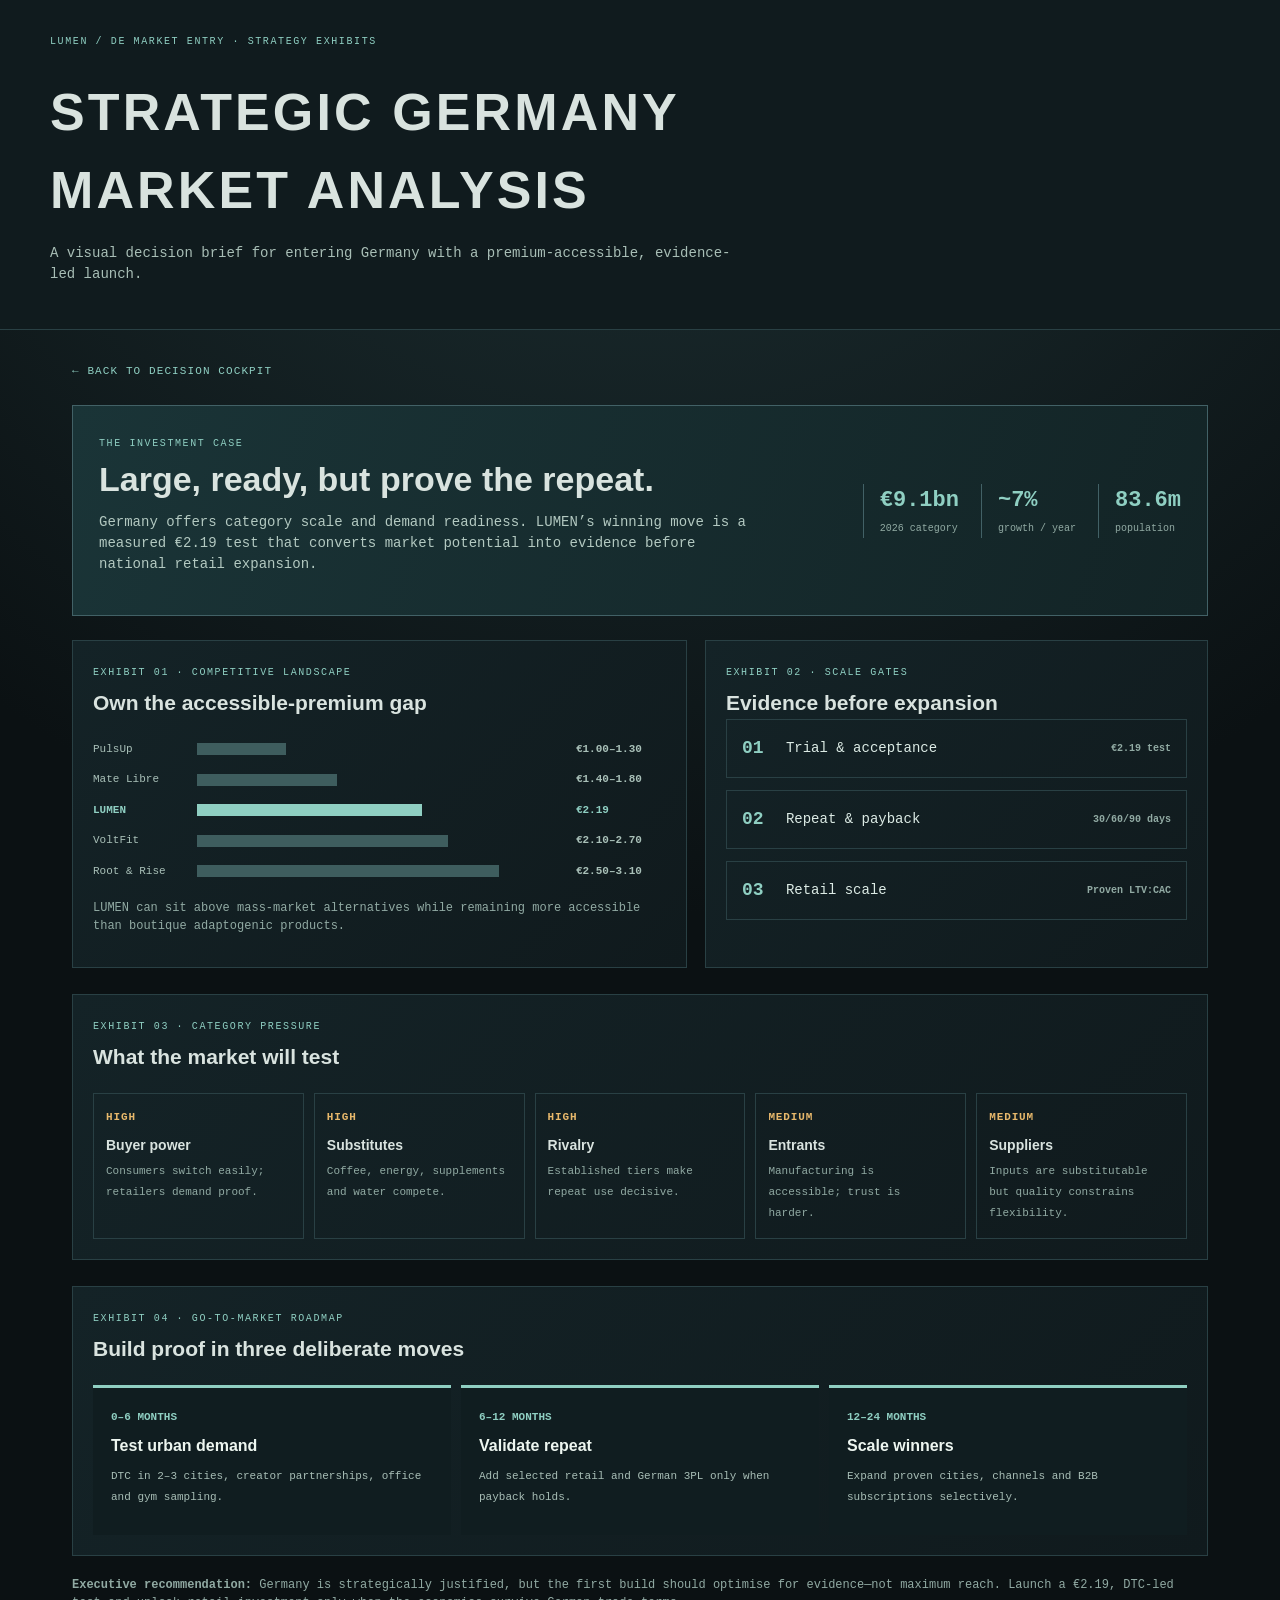
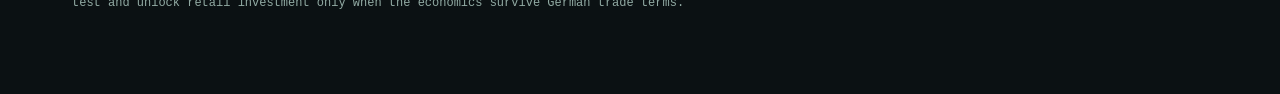
<file: lumen-strategic-germany-analysis.html>
<!doctype html><html lang="en"><head><meta charset="utf-8"><meta name="viewport" content="width=device-width,initial-scale=1"><title>LUMEN | Strategic Germany Market Analysis</title><style>
:root{--ink:#d9e3df;--muted:#91aaa3;--bg:#0b1113;--card:#142327;--line:#294044;--cyan:#8fcfc2;--orange:#e7b86b}*{box-sizing:border-box;border-radius:0!important}body{margin:0;background:radial-gradient(circle at 50% -10%,#203538,#0b1113 55%);color:var(--ink);font:14px/1.5 "Courier New",monospace}main{max-width:1180px;margin:auto;padding:30px 22px 70px}header{padding:30px max(22px,calc((100vw - 1180px)/2));border-bottom:1px solid var(--line);background:#101b1e}header small,.eyebrow{color:var(--cyan);font-size:10px;letter-spacing:.16em}h1,h2,h3{font-family:Helvetica,Arial,sans-serif}h1{font-size:clamp(28px,5vw,52px);letter-spacing:.06em;text-transform:uppercase;margin:22px 0 8px}h2{margin:5px 0 0;font-size:21px}h3{font-size:15px;margin:8px 0 18px}.subtitle{color:#a8beb6;max-width:700px}.hero{display:grid;grid-template-columns:1fr auto;gap:30px;padding:26px;margin:24px 0;background:linear-gradient(110deg,#1a3437,#132426);border:1px solid #426166}.hero strong{display:block;font:700 clamp(22px,3vw,34px)/1.1 Helvetica,Arial,sans-serif;margin:8px 0}.hero p{max-width:650px;color:#b3c9c1}.kpis{display:flex;gap:22px;align-items:center}.kpis div{border-left:1px solid #426166;padding-left:16px;min-width:76px}.kpis b{display:block;color:var(--cyan);font-size:22px}.kpis span{color:var(--muted);font-size:10px}.grid{display:grid;grid-template-columns:1.1fr .9fr;gap:18px}.panel{background:linear-gradient(135deg,#142327,#101a1d);border:1px solid var(--line);padding:20px}.price-map{display:grid;gap:14px;margin-top:22px}.price-map>div{display:grid;grid-template-columns:94px 1fr 90px;gap:10px;align-items:center;color:#a9c0b8;font-size:11px}.price-map i{height:12px;background:#3e5d5e;display:block}.price-map .lumen i{background:var(--cyan)}.price-map .lumen span,.price-map .lumen b{color:var(--cyan);font-weight:700}.gate-list{display:grid;gap:12px}.gate-list div{display:grid;grid-template-columns:34px 1fr auto;gap:10px;align-items:center;padding:15px;border:1px solid var(--line)}.gate-list strong{color:var(--cyan);font-size:18px}.gate-list span{color:#dcebe5}.gate-list b{color:var(--muted);font-size:10px;text-align:right}.force-grid{display:grid;grid-template-columns:repeat(5,1fr);gap:10px;margin-top:20px}.force{padding:15px 12px;border:1px solid var(--line);min-height:125px}.force b{display:block;color:var(--orange);font-size:11px;letter-spacing:.08em}.force strong{display:block;font:600 14px Helvetica,Arial,sans-serif;margin:12px 0 7px}.force span{color:var(--muted);font-size:11px}.roadmap{display:grid;grid-template-columns:repeat(3,1fr);gap:10px;margin-top:20px}.phase{position:relative;padding:18px;border-top:3px solid var(--cyan);background:#101d20;min-height:150px}.phase b{color:var(--cyan);font-size:11px}.phase strong{display:block;color:#edf6f0;font:600 16px Helvetica,Arial,sans-serif;margin:10px 0}.phase span{color:#a8beb6;font-size:11px}.note{color:var(--muted);font-size:12px;margin-top:20px}.back{display:inline-block;color:var(--cyan);text-decoration:none;font-size:11px;letter-spacing:.1em}.section{margin-top:26px}@media(max-width:750px){.hero,.grid{grid-template-columns:1fr}.kpis{justify-content:space-between}.force-grid{grid-template-columns:repeat(2,1fr)}.roadmap{grid-template-columns:1fr}.price-map>div{grid-template-columns:78px 1fr 78px}}
</style></head><body><header><small>LUMEN / DE MARKET ENTRY · STRATEGY EXHIBITS</small><h1>Strategic Germany<br>Market Analysis</h1><p class="subtitle">A visual decision brief for entering Germany with a premium-accessible, evidence-led launch.</p></header><main><a class="back" href="index.html">← BACK TO DECISION COCKPIT</a><section class="hero"><div><span class="eyebrow">THE INVESTMENT CASE</span><strong>Large, ready, but prove the repeat.</strong><p>Germany offers category scale and demand readiness. LUMEN’s winning move is a measured €2.19 test that converts market potential into evidence before national retail expansion.</p></div><div class="kpis"><div><b>€9.1bn</b><span>2026 category</span></div><div><b>~7%</b><span>growth / year</span></div><div><b>83.6m</b><span>population</span></div></div></section><div class="grid"><section class="panel"><span class="eyebrow">EXHIBIT 01 · COMPETITIVE LANDSCAPE</span><h2>Own the accessible-premium gap</h2><div class="price-map"><div><span>PulsUp</span><i style="width:24%"></i><b>€1.00–1.30</b></div><div><span>Mate Libre</span><i style="width:38%"></i><b>€1.40–1.80</b></div><div class="lumen"><span>LUMEN</span><i style="width:61%"></i><b>€2.19</b></div><div><span>VoltFit</span><i style="width:68%"></i><b>€2.10–2.70</b></div><div><span>Root &amp; Rise</span><i style="width:82%"></i><b>€2.50–3.10</b></div></div><p class="note">LUMEN can sit above mass-market alternatives while remaining more accessible than boutique adaptogenic products.</p></section><section class="panel"><span class="eyebrow">EXHIBIT 02 · SCALE GATES</span><h2>Evidence before expansion</h2><div class="gate-list"><div><strong>01</strong><span>Trial &amp; acceptance</span><b>€2.19 test</b></div><div><strong>02</strong><span>Repeat &amp; payback</span><b>30/60/90 days</b></div><div><strong>03</strong><span>Retail scale</span><b>Proven LTV:CAC</b></div></div></section></div><section class="panel section"><span class="eyebrow">EXHIBIT 03 · CATEGORY PRESSURE</span><h2>What the market will test</h2><div class="force-grid"><div class="force"><b>HIGH</b><strong>Buyer power</strong><span>Consumers switch easily; retailers demand proof.</span></div><div class="force"><b>HIGH</b><strong>Substitutes</strong><span>Coffee, energy, supplements and water compete.</span></div><div class="force"><b>HIGH</b><strong>Rivalry</strong><span>Established tiers make repeat use decisive.</span></div><div class="force"><b>MEDIUM</b><strong>Entrants</strong><span>Manufacturing is accessible; trust is harder.</span></div><div class="force"><b>MEDIUM</b><strong>Suppliers</strong><span>Inputs are substitutable but quality constrains flexibility.</span></div></div></section><section class="panel section"><span class="eyebrow">EXHIBIT 04 · GO-TO-MARKET ROADMAP</span><h2>Build proof in three deliberate moves</h2><div class="roadmap"><div class="phase"><b>0–6 MONTHS</b><strong>Test urban demand</strong><span>DTC in 2–3 cities, creator partnerships, office and gym sampling.</span></div><div class="phase"><b>6–12 MONTHS</b><strong>Validate repeat</strong><span>Add selected retail and German 3PL only when payback holds.</span></div><div class="phase"><b>12–24 MONTHS</b><strong>Scale winners</strong><span>Expand proven cities, channels and B2B subscriptions selectively.</span></div></div></section><p class="note"><strong>Executive recommendation:</strong> Germany is strategically justified, but the first build should optimise for evidence—not maximum reach. Launch a €2.19, DTC-led test and unlock retail investment only when the economics survive German trade terms.</p></main></body></html>
</file>
